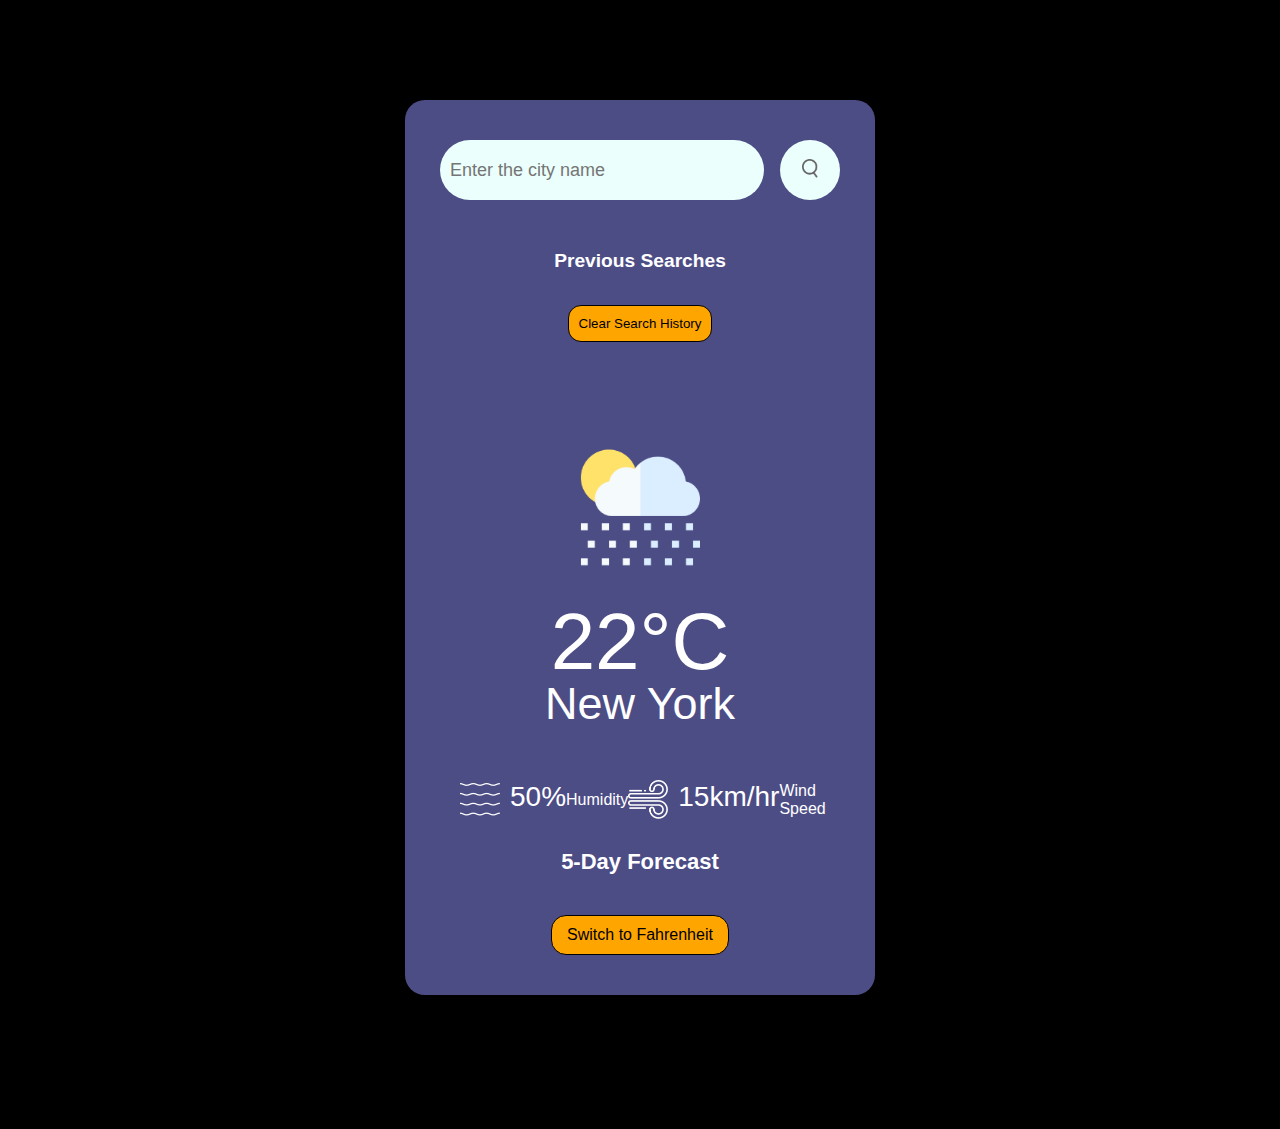
<file: index.html>
<!DOCTYPE html>
<html lang="en">
<head>
    <meta charset="UTF-8">
    <meta name="viewport" content="width=device-width, initial-scale=1.0">
    <title>Weather App</title>
    <link rel="stylesheet" href="style.css">
</head>
<body>
    <div class="container">
        <div class="search">
            <input class="searchInput" type="text" placeholder="Enter the city name" spellcheck="false">
            <button class="btn"><img src="images/search.png" alt="Search"></button>
        </div>
         <div class="previous-searches">
            <h3>Previous Searches</h3>
            <ul id="cityList"></ul> <!-- List to show previously searched cities -->
            <!-- Clear History Button -->
            <button class="clear-history-btn">Clear Search History</button>
        </div>
        <div class="weather">
            <img class="weather-icon" src="images/rain.png" alt="Weather Icon">
            <h1 class="temp">22°C</h1>
            <h2 class="city">New York</h2>
            <div class="details">
                <div class="col">
                    <img src="images/humidity.png" alt="Humidity">
                    <p class="humidity">50%</p>
                    <p>Humidity</p>
                </div>
                <div class="col">
                    <img src="images/wind.png" alt="Wind Speed">
                    <p class="wind">15km/hr</p>
                    <p>Wind Speed</p>
                </div>
            </div>
        </div>
        <!-- Forecast container for the next 5 days -->
        <div class="forecast-container">
            <h3>5-Day Forecast</h3>
            <div class="forecast"></div>
        </div>

        <!-- Section to show previously searched cities -->
       

        <!-- Toggle Temperature Unit -->
        <div class="toggle-temp-unit">
            <button class="toggle-btn">Switch to Fahrenheit</button>
        </div>
    </div>

    <script>
        const searchBox = document.querySelector(".searchInput");
        const searchBtn = document.querySelector(".btn");
        const apiKey = "ea911fa7bf12239e5680f9ca4a7a9d80"; // Replace with your OpenWeather API key
        const weatherIcon = document.querySelector(".weather-icon");
        const forecastContainer = document.querySelector(".forecast");
        const cityListElement = document.getElementById("cityList");
        const clearHistoryBtn = document.querySelector(".clear-history-btn");
        const tempDisplay = document.querySelector(".temp");
        const toggleBtn = document.querySelector(".toggle-btn");
        let isCelsius = true;  // Default to Celsius

        // On page load, retrieve and display previous searches
        window.onload = () => {
            const savedCities = JSON.parse(localStorage.getItem("weatherCities")) || [];
            savedCities.forEach(city => {
                displayCity(city);
            });

            // Check saved temperature unit preference
            const savedUnit = localStorage.getItem("tempUnit");
            if (savedUnit) {
                isCelsius = savedUnit === "Celsius";
                updateToggleButton();
            }
        }

        // Function to fetch and display weather for a city
       async function checkWeather(city) {
    const appUrl = `https://api.openweathermap.org/data/2.5/forecast?q=${city}&appid=${apiKey}`;

    try {
        const response = await fetch(appUrl);
        if (!response.ok) {
            throw new Error('Network response was not ok');
        }
        const data = await response.json();
        const forecast = data.list[0]; // Taking the first entry as current weather

        document.querySelector(".city").innerHTML = data.city.name;

        let temp = forecast.main.temp;
        if (isCelsius) {
            temp = Math.round(temp - 273.15); // Convert temp to Celsius
        } else {
            temp = Math.round((temp - 273.15) * 9 / 5 + 32); // Convert temp to Fahrenheit
        }

        tempDisplay.innerHTML = `${temp}°${isCelsius ? "C" : "F"}`;
        document.querySelector(".humidity").innerHTML = `${forecast.main.humidity}%`;
        document.querySelector(".wind").innerHTML = `${forecast.wind.speed} km/hr`;

        const weatherMain = data.list[0].weather[0].main.toLowerCase();
        let iconSrc = "";
        switch (weatherMain) {
            case "clouds":
                iconSrc = "images/clouds.png";
                break;
            case "drizzle":
                iconSrc = "images/drizzle.png";
                break;
            case "rain":
                iconSrc = "images/rain.png";
                break;
            case "snow":
                iconSrc = "images/snow.png";
                break;
            case "clear":
                iconSrc = "images/clear.png";
                break;
            case "mist":
            case "smoke":
            case "haze":
            case "dust":
            case "fog":
                iconSrc = "images/mist.png";
                break;
            default:
                iconSrc = "images/weather.png";
                break;
        }
        document.querySelector(".weather-icon").src = iconSrc;

        forecastContainer.innerHTML = ""; // Clear existing cards
        const dailyData = data.list.filter((_, index) => index % 8 === 0).slice(0, 5); // 8 entries per day

        dailyData.forEach((day) => {
            const windSpeedValue = day.wind.speed.toFixed(1); // Wind speed in m/s
            const humidityValue = day.main.humidity; // Humidity in percentage
            const date = new Date(day.dt_txt).toLocaleDateString("en", { 
                weekday: "short", 
                day: "numeric", 
                month: "short" 
            }); // Format date
            let forecastTemp;
            if (isCelsius) {
                forecastTemp = Math.round(day.main.temp - 273.15);
            } else {
                forecastTemp = Math.round((day.main.temp - 273.15) * 9 / 5 + 32); // Convert temp to Fahrenheit
            }

            const forecastCard = document.createElement("div");
            forecastCard.className = "forecast-card";
            forecastCard.innerHTML = `
                <p><strong>${date}</strong></p>
                <img src="http://openweathermap.org/img/wn/${day.weather[0].icon}.png" alt="${day.weather[0].description}">
                <p>Temp: ${forecastTemp}°${isCelsius ? "C" : "F"}</p>
                <p>Wind: ${windSpeedValue} m/s</p>
                <p>Humidity: ${humidityValue}%</p>
            `;
            forecastContainer.appendChild(forecastCard);
        });

        const savedCities = JSON.parse(localStorage.getItem("weatherCities")) || [];
        if (!savedCities.includes(city)) {
            savedCities.push(city); // Append new city
            localStorage.setItem("weatherCities", JSON.stringify(savedCities));
            displayCity(city); // Display only if it's not already in the list
        }

    } catch (error) {
        console.error('Error fetching data:', error);
        alert('Failed to fetch weather data. Please try again.');
    }
}


        // Display a city in the list of previous searches
        function displayCity(city) {
            const cityElement = document.createElement("li");
            cityElement.textContent = city;
            cityElement.addEventListener("click", () => {
                checkWeather(city);  // Fetch weather for the clicked city
            });
            cityListElement.appendChild(cityElement);
        }

        // Clear search history
        function clearSearchHistory() {
            cityListElement.innerHTML = ""; // Clear the list
            localStorage.removeItem("weatherCities"); // Clear from localStorage
        }

        // Toggle between Celsius and Fahrenheit
        function updateToggleButton() {
            toggleBtn.innerHTML = `Switch to ${isCelsius ? "Fahrenheit" : "Celsius"}`;
        }

        function toggleTemperatureUnit() {
            isCelsius = !isCelsius;  // Toggle between Celsius and Fahrenheit
            localStorage.setItem("tempUnit", isCelsius ? "Celsius" : "Fahrenheit");
            updateToggleButton();
            const city = document.querySelector(".city").innerHTML;
            if (city) {
                checkWeather(city);  // Refresh the weather display with the new unit
            }
        }

        // Event listeners
        searchBtn.addEventListener("click", () => {
            const city = searchBox.value.trim();
            if (city) {
                checkWeather(city);
            } else {
                alert("Please enter a city name.");
            }
        });

        clearHistoryBtn.addEventListener("click", clearSearchHistory);
        toggleBtn.addEventListener("click", toggleTemperatureUnit);
    </script>
</body>
</html>
</file>
<file: style.css>
*{
    margin:0px;
    padding:0px;
    font-family:'Poppins',sans-serif;
    box-sizing:border-box;
}
body{
    background-color: black;
}
.container{
    width:90%;
    max-width:470px;
    background: rgb(77, 77, 134);
    color:#fff;
    margin:100px auto 0;
    border-radius:20px;
    padding:40px 35px;
    text-align:center;
    margin-bottom: 134px;;


}
.previous-searches {
    margin-top: 20px;
}

.previous-searches h3 {
    font-size: 1.2rem;
    margin-bottom: 10px;
}

#cityList {
    list-style: none;
    padding: 0;
}

#cityList li {
    background: #f0f8ff;
    margin: 5px 0;
    padding: 10px 15px;
    border-radius: 5px;
    font-size: 1rem;
    text-align: center; /* Center-align text */
    color: #000; /* Black text color */
    display: flex; /* Flexbox for centering */
    justify-content: center; /* Center content horizontally */
    align-items: center; /* Center content vertically */
    box-shadow: 0 2px 4px rgba(0, 0, 0, 0.1);
    transition: transform 0.2s, background-color 0.2s;
    cursor: pointer;
}

#cityList li:hover {
    background: #e0efff;
    transform: scale(1.02);
}


#cityList li button {
    background: none;
    border: none;
    color: #ff6347;
    font-size: 1rem;
    cursor: pointer;
    display: none;
}

#cityList li:hover button {
    display: block;
}


.clear-history-btn:hover {
    background: #e55347;
}
.active {
    font-weight: bold;
    color: blue;
}

.forecast-container {
    margin-top: 30px;
    text-align: left;
}

.forecast-container h3 {
    margin-bottom: 15px;
    font-size: 22px;
    text-align: center;
}
.previous-searches{
    margin: 50px;
}
#cityList{
    margin:30px;
    

}
.forecast-days {
    display: flex;
    justify-content: space-between;
    gap: 10px;
    overflow-x: auto;
}

.forecast-card {
    background: rgba(255, 255, 255, 0.3);
    border-radius: 10px;
    padding: 10px;
    text-align: center;
    flex: 1;
    min-width: 70px;
}

.forecast-card img {
    width: 40px;
    margin-bottom: 5px;
}
.clear-history-btn{
    background-color: orange;
    padding: 10px;
    margin-top: 3px;
    border-radius: 13px;
    border: 1px solid black;
}
.forecast {
    display: flex;
    justify-content: center;
    gap: 20px; /* Space between forecast items */
    margin-top: 20px;
}

.toggle-btn {
    margin-top: 20px;
    padding: 10px 15px;
    border: 1px solid black;
    border-radius: 15px;
    background: orange;
    color: #000;
    font-size: 16px;
    cursor: pointer;
}

.search{
    display:flex;
    width:100%;
    align-items:center;
    justify-content: space-between;
}
.search input{
    border:0px;
    outline:0px;
    background: #ebfffc;
    color:#555;
    padding:15px 10px;
    height:60px;
    border-radius:60px;
    flex:1;
    margin-right:16px;
    font-size:18px;

}
.search button{
    border:0;
    outline:0;
    background:#ebfffc;
    border-radius:50%;
    width:60px;
    height:60px;
    cursor:pointer;


}
.search button img{
    width:16px;
}
.weather-icon{
    width:170px;
    margin-top:30px;
}
.weather h1{
    font-size:80px;
    font-weight:500;

}
.weather h2{
    font-size:45px;
    font-weight:400;
    margin-top:-10px;
    
}
.details{
    display:flex;
    justify-content:space-between;
    align-items:center;
    padding:0 20px;
    margin-top:50px;
}
.col{
    display:flex;
    align-items:center;
    text-align:left;

}
.col img{
    width:40px;
    margin-right:10px;
}
.humidity,.wind{
    font-size:28px;
    margin-top:-6px;

}
</file>
